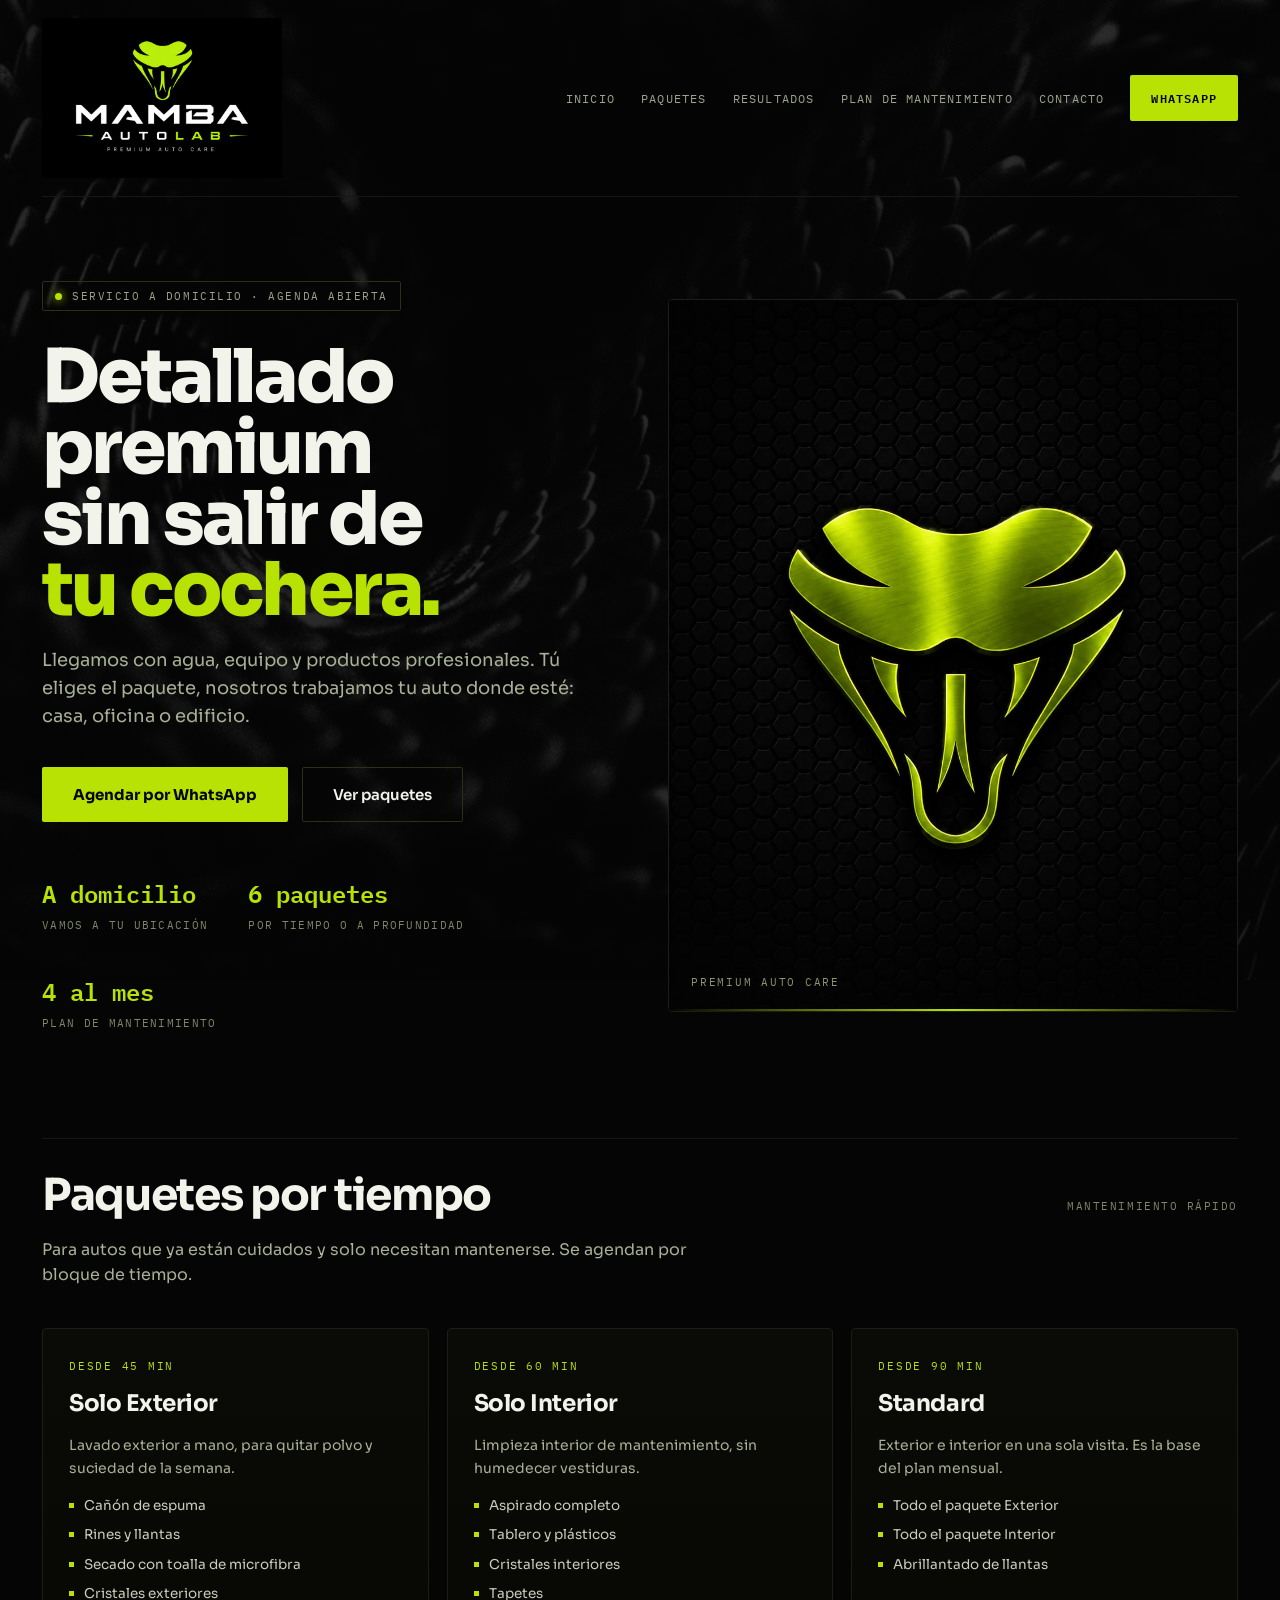
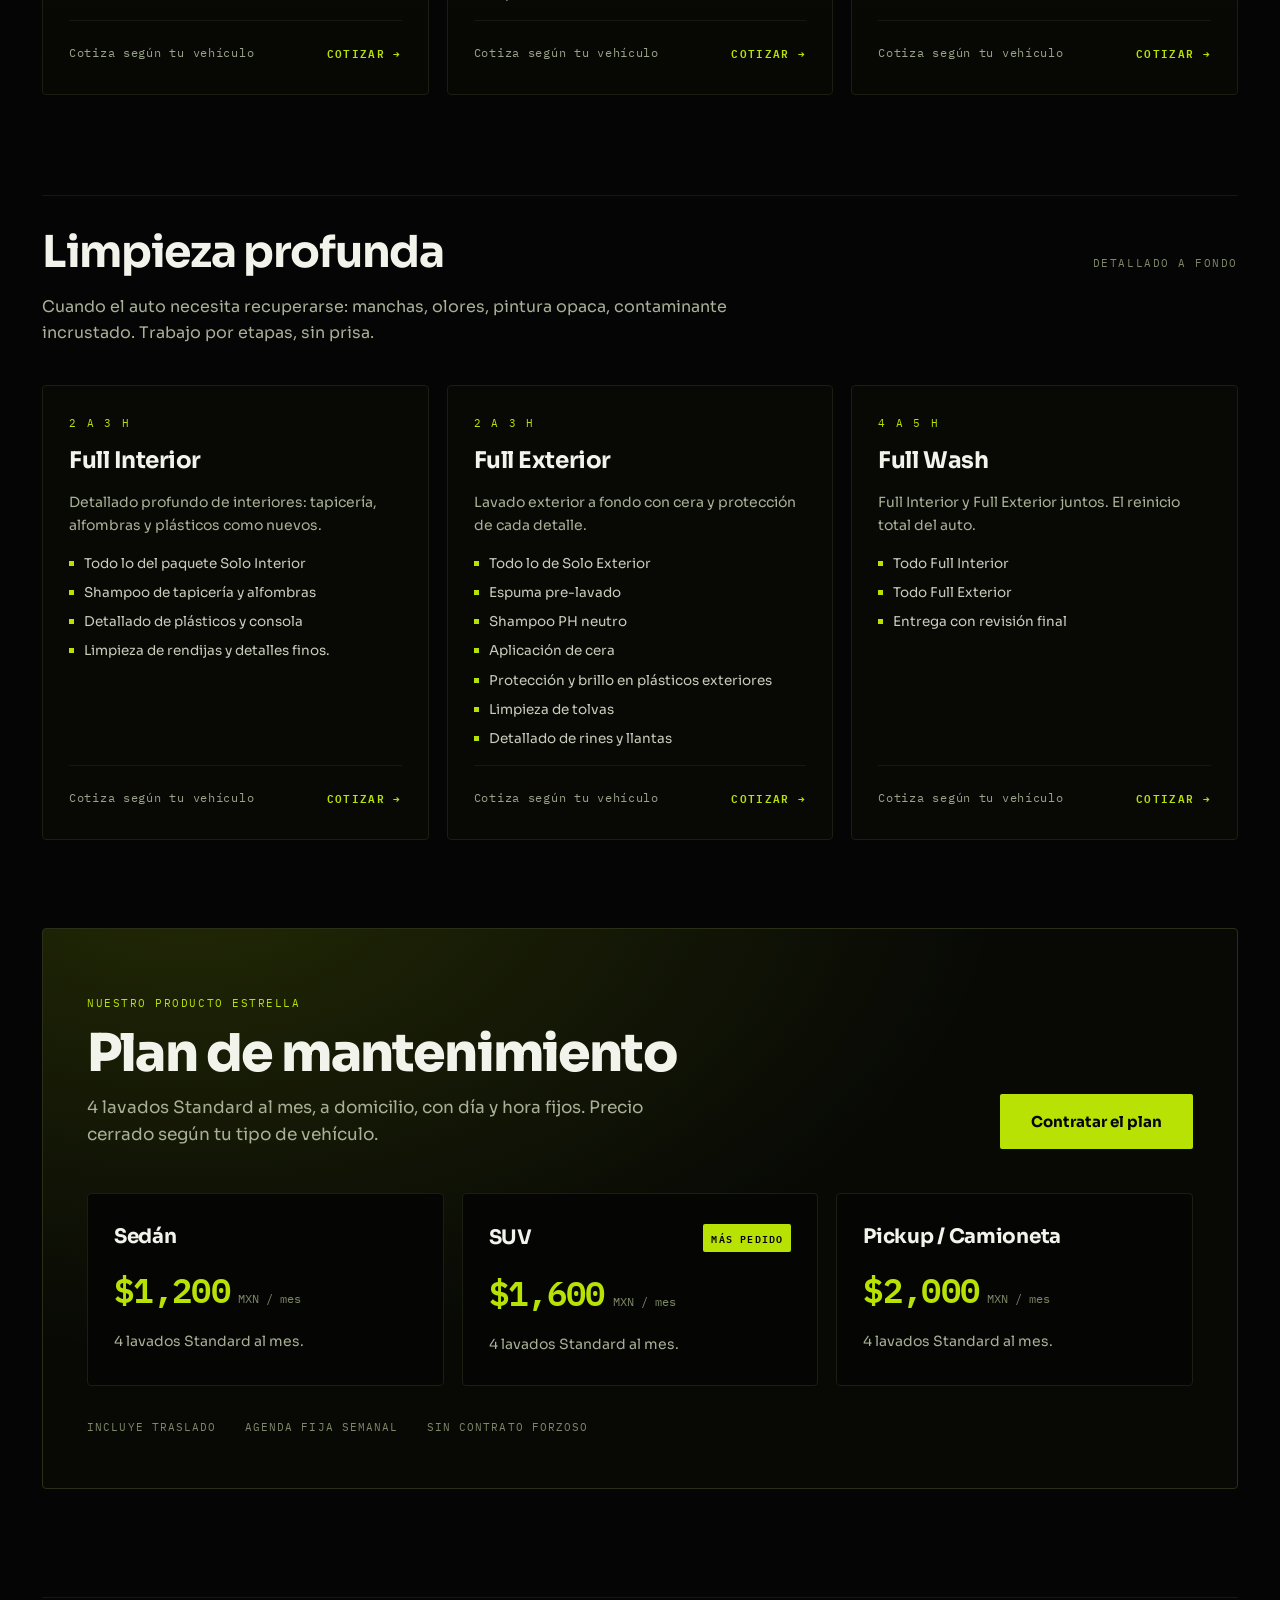
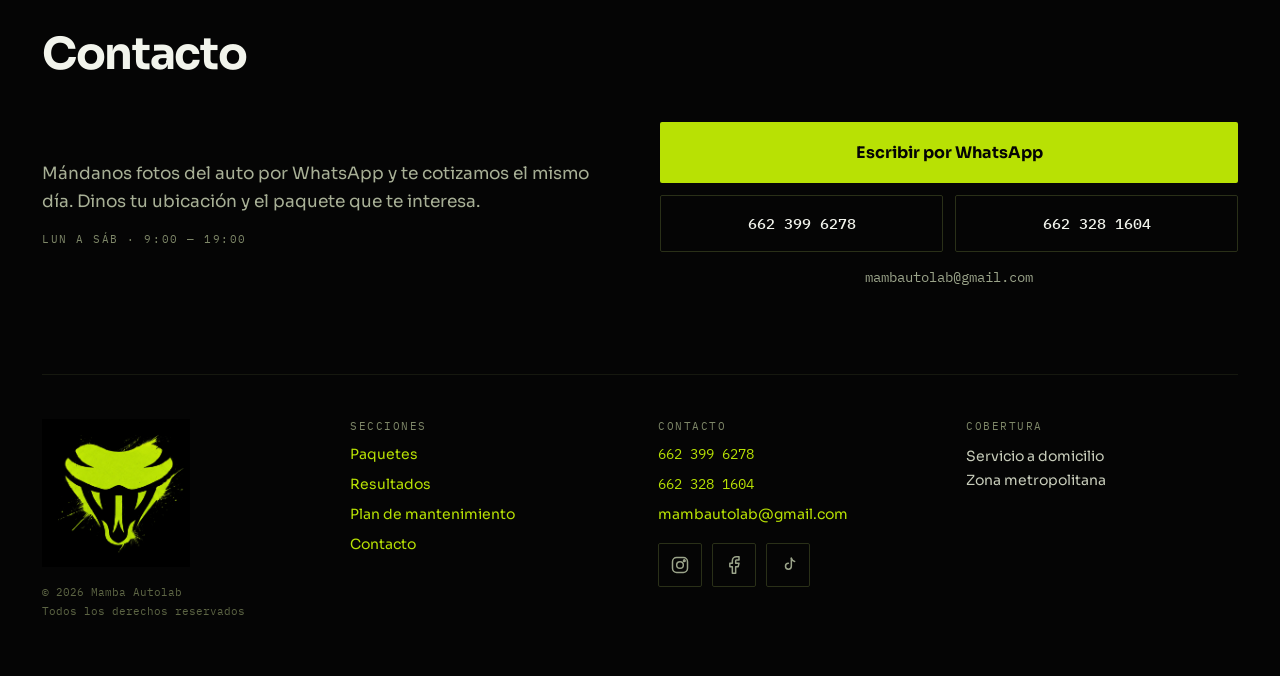
<file: index.html>
<!DOCTYPE html>
<html lang="es">
<head>
<meta charset="utf-8">
<meta name="viewport" content="width=device-width, initial-scale=1">
<title>Mamba Autolab — Detallado automotriz a domicilio</title>
<meta name="description" content="Detallado y lavado de autos a domicilio en la zona metropolitana. Paquetes por tiempo, limpieza profunda y plan de mantenimiento mensual. Agenda por WhatsApp.">
<meta property="og:title" content="Mamba Autolab — Detallado premium sin salir de tu cochera">
<meta property="og:description" content="Servicio de detallado automotriz a domicilio. Paquetes por tiempo, limpieza profunda y plan de mantenimiento mensual.">
<meta property="og:image" content="assets/logo-metalico.jpeg">
<meta property="og:type" content="website">
<link rel="icon" href="assets/logo-splatter.jpeg">
<link rel="preconnect" href="https://fonts.googleapis.com">
<link rel="preconnect" href="https://fonts.gstatic.com" crossorigin>
<link href="https://fonts.googleapis.com/css2?family=Sora:wght@400;600;700;800&family=IBM+Plex+Mono:wght@400;500;600&display=swap" rel="stylesheet">
<link rel="stylesheet" href="css/styles.css">
</head>
<body>

<div class="site-bg" aria-hidden="true"></div>

<div class="container">

  <header class="site-header" id="inicio">
    <a href="#inicio" class="logo-link">
      <img src="assets/logo-lockup.jpeg" alt="Mamba Autolab" class="logo-lockup" width="240" height="160">
    </a>
    <nav class="nav">
      <a href="#inicio" class="nav-link">Inicio</a>
      <a href="#paquetes" class="nav-link">Paquetes</a>
      <a href="resultados.html" class="nav-link">Resultados</a>
      <a href="#plan" class="nav-link">Plan de mantenimiento</a>
      <a href="#contacto" class="nav-link">Contacto</a>
      <a href="https://wa.me/526623996278" class="btn btn-primary" target="_blank" rel="noopener">WhatsApp</a>
    </nav>
  </header>

  <section class="hero">
    <div>
      <div class="badge">
        <span class="badge-dot"></span>
        <span class="badge-text">Servicio a domicilio · agenda abierta</span>
      </div>
      <h1 class="hero-title">Detallado premium<br>sin salir de<br><span class="accent">tu cochera.</span></h1>
      <p class="hero-lead">Llegamos con agua, equipo y productos profesionales. Tú eliges el paquete, nosotros trabajamos tu auto donde esté: casa, oficina o edificio.</p>
      <div class="hero-actions">
        <a href="https://wa.me/526623996278" class="btn btn-primary btn-lg" target="_blank" rel="noopener">Agendar por WhatsApp</a>
        <a href="#paquetes" class="btn btn-outline btn-lg">Ver paquetes</a>
      </div>
      <div class="hero-stats">
        <div class="stat">
          <div class="stat-value">A domicilio</div>
          <div class="stat-label">vamos a tu ubicación</div>
        </div>
        <div class="stat">
          <div class="stat-value">6 paquetes</div>
          <div class="stat-label">por tiempo o a profundidad</div>
        </div>
        <div class="stat">
          <div class="stat-value">4 al mes</div>
          <div class="stat-label">plan de mantenimiento</div>
        </div>
      </div>
    </div>
    <div class="hero-visual">
      <img src="assets/logo-metalico.jpeg" alt="Emblema Mamba" width="1254" height="1254">
      <div class="hero-visual-overlay"></div>
      <span class="hero-visual-caption">Premium auto care</span>
      <div class="hero-visual-line"></div>
    </div>
  </section>

  <section id="paquetes" class="section">
    <div class="section-head">
      <h2>Paquetes por tiempo</h2>
      <span class="eyebrow">mantenimiento rápido</span>
    </div>
    <p class="section-lead">Para autos que ya están cuidados y solo necesitan mantenerse. Se agendan por bloque de tiempo.</p>
    <div class="card-grid">

      <article class="pkg-card pkg-card--time">
        <span class="pkg-time">Desde 45 min</span>
        <h3>Solo Exterior</h3>
        <p class="pkg-desc">Lavado exterior a mano, para quitar polvo y suciedad de la semana.</p>
        <ul class="pkg-list">
          <li>Cañón de espuma</li>
          <li>Rines y llantas</li>
          <li>Secado con toalla de microfibra</li>
          <li>Cristales exteriores</li>
        </ul>
        <div class="pkg-footer">
          <span class="pkg-quote">Cotiza según tu vehículo</span>
          <a href="https://wa.me/526623996278" class="pkg-cta" target="_blank" rel="noopener">Cotizar →</a>
        </div>
      </article>

      <article class="pkg-card pkg-card--time">
        <span class="pkg-time">Desde 60 min</span>
        <h3>Solo Interior</h3>
        <p class="pkg-desc">Limpieza interior de mantenimiento, sin humedecer vestiduras.</p>
        <ul class="pkg-list">
          <li>Aspirado completo</li>
          <li>Tablero y plásticos</li>
          <li>Cristales interiores</li>
          <li>Tapetes</li>
        </ul>
        <div class="pkg-footer">
          <span class="pkg-quote">Cotiza según tu vehículo</span>
          <a href="https://wa.me/526623996278" class="pkg-cta" target="_blank" rel="noopener">Cotizar →</a>
        </div>
      </article>

      <article class="pkg-card pkg-card--time">
        <span class="pkg-time">Desde 90 min</span>
        <h3>Standard</h3>
        <p class="pkg-desc">Exterior e interior en una sola visita. Es la base del plan mensual.</p>
        <ul class="pkg-list">
          <li>Todo el paquete Exterior</li>
          <li>Todo el paquete Interior</li>
          <li>Abrillantado de llantas</li>
        </ul>
        <div class="pkg-footer">
          <span class="pkg-quote">Cotiza según tu vehículo</span>
          <a href="https://wa.me/526623996278" class="pkg-cta" target="_blank" rel="noopener">Cotizar →</a>
        </div>
      </article>

    </div>
  </section>

  <section class="section">
    <div class="section-head">
      <h2>Limpieza profunda</h2>
      <span class="eyebrow">detallado a fondo</span>
    </div>
    <p class="section-lead">Cuando el auto necesita recuperarse: manchas, olores, pintura opaca, contaminante incrustado. Trabajo por etapas, sin prisa.</p>
    <div class="card-grid">

      <article class="pkg-card pkg-card--deep">
        <span class="pkg-time">2 a 3 h</span>
        <h3>Full Interior</h3>
        <p class="pkg-desc">Detallado profundo de interiores: tapicería, alfombras y plásticos como nuevos.</p>
        <ul class="pkg-list">
          <li>Todo lo del paquete Solo Interior</li>
          <li>Shampoo de tapicería y alfombras</li>
          <li>Detallado de plásticos y consola</li>
          <li>Limpieza de rendijas y detalles finos.</li>
        </ul>
        <div class="pkg-footer">
          <span class="pkg-quote">Cotiza según tu vehículo</span>
          <a href="https://wa.me/526623996278" class="pkg-cta" target="_blank" rel="noopener">Cotizar →</a>
        </div>
      </article>

      <article class="pkg-card pkg-card--deep">
        <span class="pkg-time">2 a 3 h</span>
        <h3>Full Exterior</h3>
        <p class="pkg-desc">Lavado exterior a fondo con cera y protección de cada detalle.</p>
        <ul class="pkg-list">
          <li>Todo lo de Solo Exterior</li>
          <li>Espuma pre-lavado</li>
          <li>Shampoo PH neutro</li>
          <li>Aplicación de cera</li>
          <li>Protección y brillo en plásticos exteriores</li>
          <li>Limpieza de tolvas</li>
          <li>Detallado de rines y llantas</li>
        </ul>
        <div class="pkg-footer">
          <span class="pkg-quote">Cotiza según tu vehículo</span>
          <a href="https://wa.me/526623996278" class="pkg-cta" target="_blank" rel="noopener">Cotizar →</a>
        </div>
      </article>

      <article class="pkg-card pkg-card--deep">
        <span class="pkg-time">4 a 5 h</span>
        <h3>Full Wash</h3>
        <p class="pkg-desc">Full Interior y Full Exterior juntos. El reinicio total del auto.</p>
        <ul class="pkg-list">
          <li>Todo Full Interior</li>
          <li>Todo Full Exterior</li>
          <li>Entrega con revisión final</li>
        </ul>
        <div class="pkg-footer">
          <span class="pkg-quote">Cotiza según tu vehículo</span>
          <a href="https://wa.me/526623996278" class="pkg-cta" target="_blank" rel="noopener">Cotizar →</a>
        </div>
      </article>

    </div>
  </section>

  <section id="plan" class="plan">
    <div class="plan-inner">
      <div class="plan-head">
        <div>
          <span class="eyebrow eyebrow--accent">Nuestro producto estrella</span>
          <h2 class="plan-title">Plan de mantenimiento</h2>
          <p class="plan-lead">4 lavados Standard al mes, a domicilio, con día y hora fijos. Precio cerrado según tu tipo de vehículo.</p>
        </div>
        <a href="https://wa.me/526623996278" class="btn btn-primary btn-lg" target="_blank" rel="noopener">Contratar el plan</a>
      </div>

      <div class="plan-grid">
        <div class="plan-card">
          <div class="plan-card-head">
            <h3>Sedán</h3>
          </div>
          <div class="plan-price"><span class="plan-price-value">$1,200</span><span class="plan-price-unit">MXN / mes</span></div>
          <span class="plan-desc">4 lavados Standard al mes.</span>
        </div>
        <div class="plan-card">
          <div class="plan-card-head">
            <h3>SUV</h3>
            <span class="plan-badge">Más pedido</span>
          </div>
          <div class="plan-price"><span class="plan-price-value">$1,600</span><span class="plan-price-unit">MXN / mes</span></div>
          <span class="plan-desc">4 lavados Standard al mes.</span>
        </div>
        <div class="plan-card">
          <div class="plan-card-head">
            <h3>Pickup / Camioneta</h3>
          </div>
          <div class="plan-price"><span class="plan-price-value">$2,000</span><span class="plan-price-unit">MXN / mes</span></div>
          <span class="plan-desc">4 lavados Standard al mes.</span>
        </div>
      </div>

      <div class="plan-features">
        <span>Incluye traslado</span>
        <span>Agenda fija semanal</span>
        <span>Sin contrato forzoso</span>
      </div>
    </div>
  </section>

  <section id="contacto" class="section">
    <div class="section-head section-head--solo">
      <h2>Contacto</h2>
    </div>
    <div class="contact-grid">
      <div>
        <p class="contact-lead">Mándanos fotos del auto por WhatsApp y te cotizamos el mismo día. Dinos tu ubicación y el paquete que te interesa.</p>
        <span class="eyebrow">Lun a Sáb · 9:00 — 19:00</span>
      </div>
      <div class="contact-actions">
        <a href="https://wa.me/526623996278" class="btn btn-primary btn-block" target="_blank" rel="noopener">Escribir por WhatsApp</a>
        <div class="phone-grid">
          <a href="tel:+526623996278" class="btn btn-outline btn-block">662 399 6278</a>
          <a href="tel:+526623281604" class="btn btn-outline btn-block">662 328 1604</a>
        </div>
        <a href="mailto:mambautolab@gmail.com" class="contact-email">mambautolab@gmail.com</a>
      </div>
    </div>
  </section>

  <footer class="site-footer">
    <div class="footer-brand">
      <img src="assets/logo-splatter.jpeg" alt="Mamba Autolab" width="148" height="148" class="footer-logo" loading="lazy">
      <span class="footer-copy">© 2026 Mamba Autolab<br>Todos los derechos reservados</span>
    </div>
    <div class="footer-col">
      <span class="eyebrow">Secciones</span>
      <a href="#paquetes">Paquetes</a>
      <a href="resultados.html">Resultados</a>
      <a href="#plan">Plan de mantenimiento</a>
      <a href="#contacto">Contacto</a>
    </div>
    <div class="footer-col">
      <span class="eyebrow">Contacto</span>
      <a href="tel:+526623996278" class="mono">662 399 6278</a>
      <a href="tel:+526623281604" class="mono">662 328 1604</a>
      <a href="mailto:mambautolab@gmail.com">mambautolab@gmail.com</a>
      <div class="social-row">
        <a href="https://instagram.com/mambautolab" target="_blank" rel="noopener" title="Instagram @mambautolab" aria-label="Instagram @mambautolab" class="social-icon">
          <svg viewBox="0 0 24 24" fill="none" stroke="currentColor" stroke-width="1.8" stroke-linecap="round" stroke-linejoin="round" aria-hidden="true">
            <rect x="3" y="3" width="18" height="18" rx="5"></rect>
            <circle cx="12" cy="12" r="4"></circle>
            <circle cx="17.2" cy="6.8" r="1"></circle>
          </svg>
        </a>
        <a href="https://facebook.com/mambautolab" target="_blank" rel="noopener" title="Facebook Mamba Autolab" aria-label="Facebook Mamba Autolab" class="social-icon">
          <svg viewBox="0 0 24 24" fill="none" stroke="currentColor" stroke-width="1.8" stroke-linecap="round" stroke-linejoin="round" aria-hidden="true">
            <path d="M18 2h-3a5 5 0 0 0-5 5v3H7v4h3v8h4v-8h3l1-4h-4V7a1 1 0 0 1 1-1h3z"></path>
          </svg>
        </a>
        <a href="https://tiktok.com/@mambautolab" target="_blank" rel="noopener" title="TikTok @mambautolab" aria-label="TikTok @mambautolab" class="social-icon">
          <svg viewBox="0 0 24 24" fill="none" stroke="currentColor" stroke-width="1.8" stroke-linecap="round" stroke-linejoin="round" aria-hidden="true">
            <path d="M16 4v9.5a3.5 3.5 0 1 1-3.5-3.5"></path>
            <path d="M16 4c.6 2 2.2 3.4 4 3.7"></path>
          </svg>
        </a>
      </div>
    </div>
    <div class="footer-col">
      <span class="eyebrow">Cobertura</span>
      <span class="footer-coverage">Servicio a domicilio<br>Zona metropolitana</span>
    </div>
  </footer>

</div>

<script src="js/main.js"></script>
</body>
</html>
</file>
<file: css/styles.css>
/* Mamba Autolab — landing page styles */

:root {
  --bg: #050505;
  --text: #F2F4EC;
  --accent: #B8E104;
  --accent-hover: #D6F45C;

  --muted-1: #A8B096;
  --muted-2: #9BA48A;
  --muted-3: #8C9669;
  --muted-4: #7E8768;
  --muted-5: #5D6544;
  --muted-6: #C8CDBB;

  --border-1: #16180F;
  --border-2: #1B1E12;
  --border-3: #2A3018;

  --font-sans: 'Sora', system-ui, sans-serif;
  --font-mono: 'IBM Plex Mono', ui-monospace, monospace;
}

* { box-sizing: border-box; }

html { scroll-behavior: smooth; }

body {
  margin: 0;
  background: var(--bg);
  color: var(--text);
  font-family: var(--font-sans);
  -webkit-font-smoothing: antialiased;
}

.site-bg {
  position: fixed;
  top: -80px;
  left: 0;
  right: 0;
  bottom: -80px;
  z-index: -1;
  pointer-events: none;
  background-color: var(--bg);
  background-image: linear-gradient(rgba(5, 5, 5, .84), rgba(5, 5, 5, .84)), url('../assets/bg-snake-scales.jpeg');
  background-size: cover, cover;
  background-position: center, center;
  background-repeat: no-repeat, no-repeat;
  will-change: transform;
}

a { color: var(--accent); text-decoration: none; }
a:hover { color: var(--accent-hover); }

ul { list-style: none; margin: 0; padding: 0; }

img { max-width: 100%; }

::selection { background: var(--accent); color: var(--bg); }

@keyframes snkPulse {
  0%, 100% { opacity: .55; }
  50% { opacity: 1; }
}

.container {
  max-width: 1240px;
  margin: 0 auto;
  padding: 0 22px;
}

.accent { color: var(--accent); }

.eyebrow {
  font-family: var(--font-mono);
  font-size: 11px;
  letter-spacing: .14em;
  text-transform: uppercase;
  color: var(--muted-4);
}

.eyebrow--accent { color: var(--accent); }

/* Buttons */

.btn {
  font-family: var(--font-sans);
  font-size: 15px;
  font-weight: 700;
  padding: 17px 30px;
  border-radius: 2px;
  min-height: 44px;
  display: inline-flex;
  align-items: center;
  justify-content: center;
  border: 1px solid transparent;
  white-space: nowrap;
}

.btn-primary {
  color: var(--bg);
  background: var(--accent);
}
.btn-primary:hover {
  background: var(--accent-hover);
  color: var(--bg);
  box-shadow: 0 0 30px rgba(184, 225, 4, .35);
}

.btn-outline {
  color: var(--text);
  border-color: var(--border-3);
  font-weight: 600;
}
.btn-outline:hover {
  border-color: var(--accent);
  color: var(--accent);
}

.btn-block { width: 100%; text-align: center; }

/* Header */

.site-header {
  display: flex;
  align-items: center;
  justify-content: space-between;
  gap: 24px;
  padding: 18px 0;
  border-bottom: 1px solid var(--border-1);
  flex-wrap: wrap;
}

.logo-link { display: block; }

.logo-lockup {
  display: block;
  width: 240px;
  height: auto;
}

.nav {
  display: flex;
  align-items: center;
  gap: 26px;
  flex-wrap: wrap;
}

.nav-link {
  font-family: var(--font-mono);
  font-size: 12px;
  letter-spacing: .1em;
  text-transform: uppercase;
  color: var(--muted-2);
}
.nav-link:hover { color: var(--accent); }
.nav-link.is-active { color: var(--accent); }

.nav .btn-primary {
  font-family: var(--font-mono);
  font-size: 12px;
  font-weight: 600;
  letter-spacing: .1em;
  text-transform: uppercase;
  padding: 12px 20px;
}

/* Hero */

.hero {
  display: grid;
  grid-template-columns: repeat(auto-fit, minmax(320px, 1fr));
  gap: 56px;
  align-items: center;
  padding: 84px 0 96px;
}

.badge {
  display: inline-flex;
  align-items: center;
  gap: 10px;
  padding: 7px 12px;
  border: 1px solid var(--border-3);
  border-radius: 2px;
  margin-bottom: 30px;
}

.badge-dot {
  width: 7px;
  height: 7px;
  border-radius: 50%;
  background: var(--accent);
  box-shadow: 0 0 10px var(--accent);
  animation: snkPulse 2.2s ease-in-out infinite;
}

.badge-text {
  font-family: var(--font-mono);
  font-size: 11px;
  letter-spacing: .14em;
  text-transform: uppercase;
  color: var(--muted-2);
}

.hero-title {
  font-size: clamp(42px, 6.2vw, 74px);
  line-height: .96;
  letter-spacing: -.035em;
  font-weight: 800;
  margin: 0 0 22px;
}

.hero-lead {
  font-size: 18px;
  line-height: 1.55;
  color: var(--muted-1);
  max-width: 46ch;
  margin: 0 0 36px;
  text-wrap: pretty;
}

.hero-actions {
  display: flex;
  gap: 14px;
  flex-wrap: wrap;
}

.hero-stats {
  display: flex;
  gap: 40px;
  margin-top: 52px;
  flex-wrap: wrap;
}

.stat-value {
  font-family: var(--font-mono);
  font-size: 24px;
  font-weight: 600;
  color: var(--accent);
}

.stat-label {
  font-family: var(--font-mono);
  font-size: 11px;
  letter-spacing: .12em;
  text-transform: uppercase;
  color: var(--muted-4);
  margin-top: 6px;
}

.hero-visual {
  position: relative;
  border: 1px solid var(--border-2);
  border-radius: 4px;
  overflow: hidden;
  background: #070804;
  aspect-ratio: 4 / 5;
  min-height: 380px;
}

.hero-visual img {
  position: absolute;
  inset: 0;
  width: 100%;
  height: 100%;
  object-fit: cover;
}

.hero-visual-overlay {
  position: absolute;
  inset: 0;
  background: radial-gradient(circle at 50% 45%, transparent 38%, rgba(5, 5, 5, .55) 100%);
}

.hero-visual-caption {
  position: absolute;
  left: 22px;
  bottom: 22px;
  font-family: var(--font-mono);
  font-size: 11px;
  letter-spacing: .16em;
  text-transform: uppercase;
  color: var(--muted-3);
}

.hero-visual-line {
  position: absolute;
  left: 0;
  right: 0;
  bottom: 0;
  height: 2px;
  background: linear-gradient(90deg, transparent, var(--accent), transparent);
}

/* Sections */

.section { padding: 12px 0 88px; }

.section-head {
  display: flex;
  align-items: baseline;
  justify-content: space-between;
  gap: 20px;
  border-top: 1px solid var(--border-1);
  padding-top: 28px;
  margin-bottom: 14px;
  flex-wrap: wrap;
}

.section-head--solo { margin-bottom: 40px; }

.section-head--page {
  border-top: none;
  padding-top: 0;
}

.back-link {
  display: inline-block;
  font-family: var(--font-mono);
  font-size: 11px;
  letter-spacing: .1em;
  text-transform: uppercase;
  color: var(--muted-2);
  margin: 32px 0 28px;
}
.back-link:hover { color: var(--accent); }

.section-head h2 {
  font-size: clamp(30px, 3.6vw, 44px);
  letter-spacing: -.03em;
  font-weight: 700;
  margin: 0;
}

.section-lead {
  font-size: 16px;
  line-height: 1.6;
  color: var(--muted-1);
  margin: 0 0 40px;
  max-width: 58ch;
  text-wrap: pretty;
}

/* Package cards */

.card-grid {
  display: grid;
  grid-template-columns: repeat(auto-fit, minmax(260px, 1fr));
  gap: 18px;
}

.pkg-card {
  border: 1px solid var(--border-2);
  border-radius: 4px;
  padding: 30px 26px 32px;
  display: flex;
  flex-direction: column;
  gap: 16px;
}
.pkg-card:hover { border-color: var(--accent); }

.pkg-card--time { background: linear-gradient(180deg, #0A0B07, #070804); }
.pkg-card--deep { background: #080905; }

.pkg-time {
  font-family: var(--font-mono);
  font-size: 11px;
  letter-spacing: .16em;
  text-transform: uppercase;
  color: var(--accent);
}

.pkg-card h3 {
  font-size: 23px;
  font-weight: 700;
  letter-spacing: -.02em;
  margin: 0;
}

.pkg-desc {
  font-size: 14px;
  line-height: 1.65;
  color: var(--muted-1);
  margin: 0;
  text-wrap: pretty;
}

.pkg-list {
  display: flex;
  flex-direction: column;
  gap: 9px;
}

.pkg-list li {
  position: relative;
  padding-left: 15px;
  font-size: 13.5px;
  line-height: 1.5;
  color: var(--muted-6);
}

.pkg-list li::before {
  content: '';
  position: absolute;
  left: 0;
  top: 7px;
  width: 5px;
  height: 5px;
  background: var(--accent);
}

.pkg-footer {
  margin-top: auto;
  padding-top: 22px;
  border-top: 1px solid var(--border-1);
  display: flex;
  align-items: center;
  justify-content: space-between;
  gap: 12px;
  flex-wrap: wrap;
}

.pkg-quote {
  font-family: var(--font-mono);
  font-size: 12px;
  letter-spacing: .06em;
  color: var(--muted-2);
}

.pkg-cta {
  font-family: var(--font-mono);
  font-size: 11px;
  font-weight: 600;
  letter-spacing: .12em;
  text-transform: uppercase;
  color: var(--accent);
}

/* Resultados */

.ba-grid {
  display: grid;
  grid-template-columns: repeat(4, 1fr);
  gap: 16px;
  margin-bottom: 16px;
}

@media (max-width: 640px) {
  .ba-grid { grid-template-columns: repeat(2, 1fr); }
}

.ba-card {
  margin: 0;
  border: 1px solid var(--border-2);
  border-radius: 4px;
  overflow: hidden;
  background: #070804;
}

.ba-card img {
  display: block;
  width: 100%;
  height: auto;
  aspect-ratio: 1 / 1;
  object-fit: cover;
}

.lightbox-trigger {
  cursor: zoom-in;
  transition: opacity .15s ease;
}
.lightbox-trigger:hover,
.lightbox-trigger:focus-visible {
  opacity: .85;
}
.lightbox-trigger:focus-visible {
  outline: 2px solid var(--accent);
  outline-offset: 2px;
}

.ba-card figcaption {
  display: flex;
  justify-content: space-between;
  gap: 10px;
  padding: 12px 14px;
  border-top: 1px solid var(--border-1);
  font-family: var(--font-mono);
  font-size: 10px;
  letter-spacing: .14em;
  text-transform: uppercase;
}

.ba-card figcaption span:first-child { color: var(--muted-4); }

.res-grid {
  display: grid;
  grid-template-columns: repeat(4, 1fr);
  gap: 16px;
}

@media (max-width: 640px) {
  .res-grid { grid-template-columns: repeat(2, 1fr); }
}

.res-photo {
  display: block;
  width: 100%;
  height: auto;
  aspect-ratio: 1 / 1;
  object-fit: cover;
  border: 1px solid var(--border-2);
  border-radius: 4px;
}

/* Plan de mantenimiento */

.plan {
  position: relative;
  border: 1px solid var(--border-3);
  border-radius: 4px;
  overflow: hidden;
  margin: 0 0 96px;
  background: #080905;
}

.plan::before {
  content: '';
  position: absolute;
  inset: 0;
  background: radial-gradient(ellipse at 12% -10%, rgba(184, 225, 4, .15), transparent 55%);
}

.plan-inner {
  position: relative;
  padding: 62px 44px 54px;
}

.plan-head {
  display: flex;
  align-items: flex-end;
  justify-content: space-between;
  gap: 30px;
  flex-wrap: wrap;
  margin-bottom: 44px;
}

.plan-title {
  font-size: clamp(32px, 4.2vw, 52px);
  line-height: 1;
  letter-spacing: -.035em;
  font-weight: 800;
  margin: 16px 0 14px;
}

.plan-lead {
  font-size: 17px;
  line-height: 1.6;
  color: var(--muted-1);
  margin: 0;
  max-width: 48ch;
  text-wrap: pretty;
}

.plan-grid {
  display: grid;
  grid-template-columns: repeat(auto-fit, minmax(240px, 1fr));
  gap: 18px;
}

.plan-card {
  border: 1px solid var(--border-2);
  border-radius: 4px;
  padding: 30px 26px;
  background: #050604;
  display: flex;
  flex-direction: column;
  gap: 14px;
}
.plan-card:hover { border-color: var(--accent); }

.plan-card-head {
  display: flex;
  align-items: center;
  justify-content: space-between;
  gap: 12px;
}

.plan-card-head h3 {
  font-size: 20px;
  font-weight: 700;
  letter-spacing: -.015em;
  margin: 0;
}

.plan-badge {
  font-family: var(--font-mono);
  font-size: 10px;
  font-weight: 600;
  letter-spacing: .12em;
  text-transform: uppercase;
  color: var(--bg);
  background: var(--accent);
  padding: 5px 8px;
  border-radius: 2px;
}

.plan-price {
  display: flex;
  align-items: baseline;
  gap: 8px;
}

.plan-price-value {
  font-family: var(--font-mono);
  font-size: 34px;
  font-weight: 600;
  color: var(--accent);
  letter-spacing: -.02em;
}

.plan-price-unit {
  font-family: var(--font-mono);
  font-size: 12px;
  color: var(--muted-4);
}

.plan-desc {
  font-size: 14px;
  line-height: 1.6;
  color: var(--muted-1);
}

.plan-features {
  display: flex;
  gap: 28px;
  margin-top: 34px;
  flex-wrap: wrap;
}

.plan-features span {
  font-family: var(--font-mono);
  font-size: 11px;
  letter-spacing: .1em;
  text-transform: uppercase;
  color: var(--muted-4);
}

/* Contacto */

.contact-grid {
  display: grid;
  grid-template-columns: repeat(auto-fit, minmax(280px, 1fr));
  gap: 40px;
  align-items: center;
}

.contact-lead {
  font-size: 17px;
  line-height: 1.6;
  color: var(--muted-1);
  margin: 0 0 12px;
  max-width: 44ch;
  text-wrap: pretty;
}

.contact-actions {
  display: flex;
  flex-direction: column;
  gap: 12px;
}

.contact-actions .btn-primary {
  font-family: var(--font-sans);
  font-size: 16px;
  padding: 19px 28px;
}
.contact-actions .btn-primary:hover {
  box-shadow: 0 0 34px rgba(184, 225, 4, .35);
}

.phone-grid {
  display: grid;
  grid-template-columns: repeat(auto-fit, minmax(150px, 1fr));
  gap: 12px;
}

.contact-actions .btn-outline {
  font-family: var(--font-mono);
  font-size: 15px;
  font-weight: 500;
  padding: 18px 20px;
}

.contact-email {
  font-family: var(--font-mono);
  font-size: 14px;
  color: var(--muted-2);
  text-align: center;
  padding-top: 4px;
}
.contact-email:hover { color: var(--accent); }

/* Footer */

.site-footer {
  border-top: 1px solid var(--border-1);
  padding: 44px 0 56px;
  display: grid;
  grid-template-columns: repeat(auto-fit, minmax(220px, 1fr));
  gap: 36px;
  align-items: start;
}

.footer-brand {
  display: flex;
  flex-direction: column;
  gap: 16px;
}

.footer-logo {
  display: block;
  width: 148px;
  height: 148px;
  object-fit: contain;
}

.footer-copy {
  font-family: var(--font-mono);
  font-size: 11px;
  color: var(--muted-5);
  line-height: 1.7;
}

.footer-col {
  display: flex;
  flex-direction: column;
  gap: 12px;
}

.footer-col a { font-size: 14px; }
.footer-col a.mono { font-family: var(--font-mono); }

.social-row {
  display: flex;
  gap: 10px;
  margin-top: 8px;
}

.social-icon {
  width: 44px;
  height: 44px;
  border: 1px solid var(--border-3);
  border-radius: 2px;
  display: flex;
  align-items: center;
  justify-content: center;
  color: var(--muted-2);
}
.social-icon svg {
  width: 20px;
  height: 20px;
  display: block;
}
.social-icon:hover {
  border-color: var(--accent);
  color: var(--accent);
}

.footer-coverage {
  font-size: 14px;
  color: var(--muted-6);
  line-height: 1.7;
}

@media (max-width: 640px) {
  .plan-inner { padding: 44px 24px 36px; }
}

/* Lightbox */

.lightbox {
  position: fixed;
  inset: 0;
  z-index: 1000;
  display: flex;
  align-items: center;
  justify-content: center;
  padding: 24px;
  background: rgba(5, 5, 5, .92);
}

.lightbox[hidden] { display: none; }

.lightbox-img {
  display: block;
  max-width: 100%;
  max-height: 100%;
  width: auto;
  height: auto;
  object-fit: contain;
  border: 1px solid var(--border-3);
  border-radius: 4px;
}

.lightbox-close {
  position: fixed;
  top: max(16px, env(safe-area-inset-top, 0px));
  right: 16px;
  width: 44px;
  height: 44px;
  display: flex;
  align-items: center;
  justify-content: center;
  border: 1px solid var(--border-3);
  border-radius: 2px;
  background: var(--bg);
  color: var(--text);
  font-family: var(--font-mono);
  font-size: 16px;
  cursor: pointer;
}
.lightbox-close:hover {
  border-color: var(--accent);
  color: var(--accent);
}
</file>
